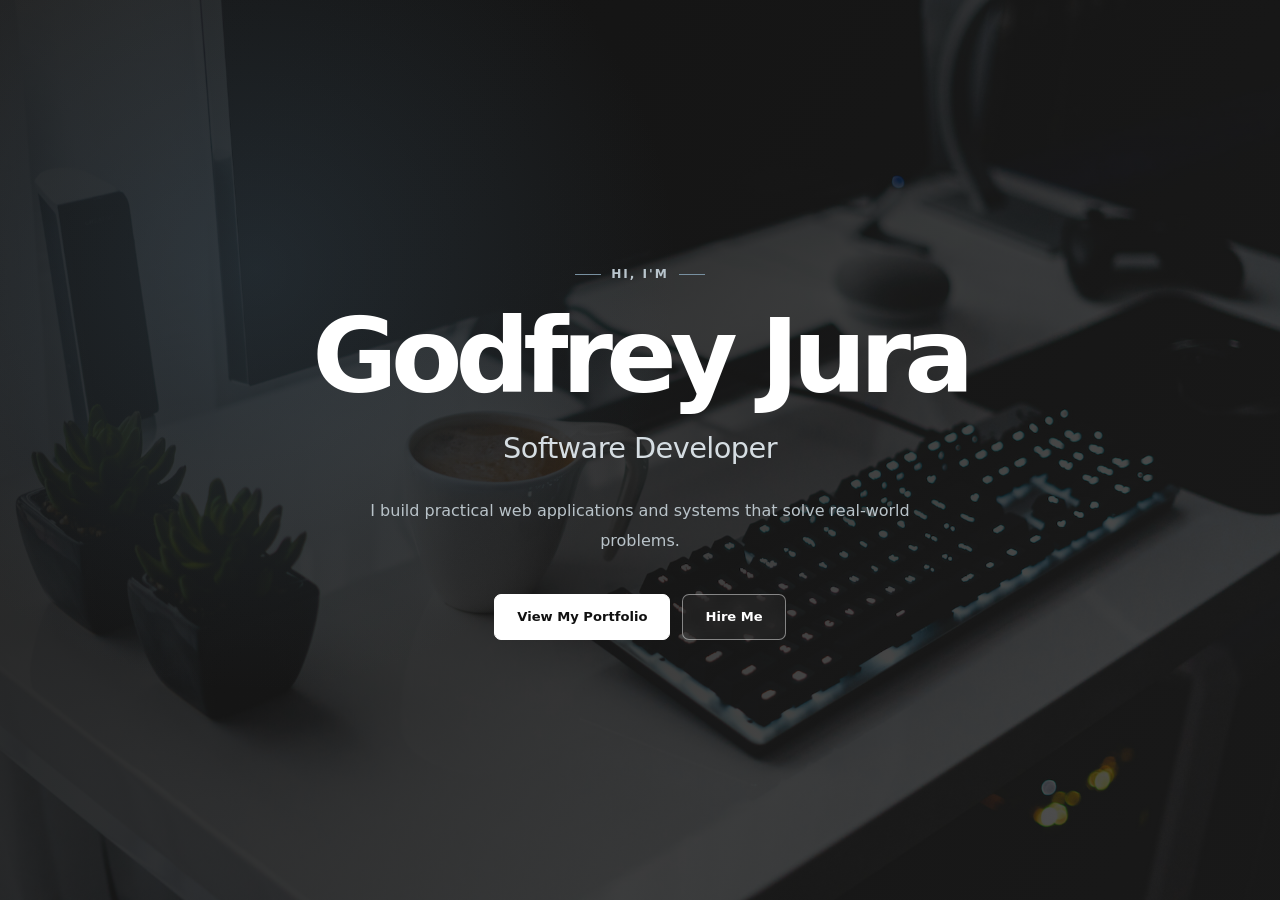
<file: index.html>
<!DOCTYPE html>
<html lang="en">
<head>
    <meta charset="UTF-8">
    <meta name="viewport" content="width=device-width, initial-scale=1.0">
    <title>Godfrey Jura | Software Developer</title>
    <link rel="stylesheet" href="css/dashboard/dashboard.css">
</head>

<body>

<main class="landing">

    <div class="landing-content">
        <p class="intro">Hi, I'm</p>

        <h1>Godfrey Jura</h1>

        <h2>Software Developer</h2>

        <p class="description">
            I build practical web applications and systems
            that solve real-world problems.
        </p>

        <div class="actions">
            <a href="portfolio.html" class="btn portfolio-btn">
                View My Portfolio
            </a>

            <a href="portfolio.html#contact" class="btn hire-btn">
                Hire Me
            </a>
        </div>
    </div>

</main>

</body>
</html>
</file>
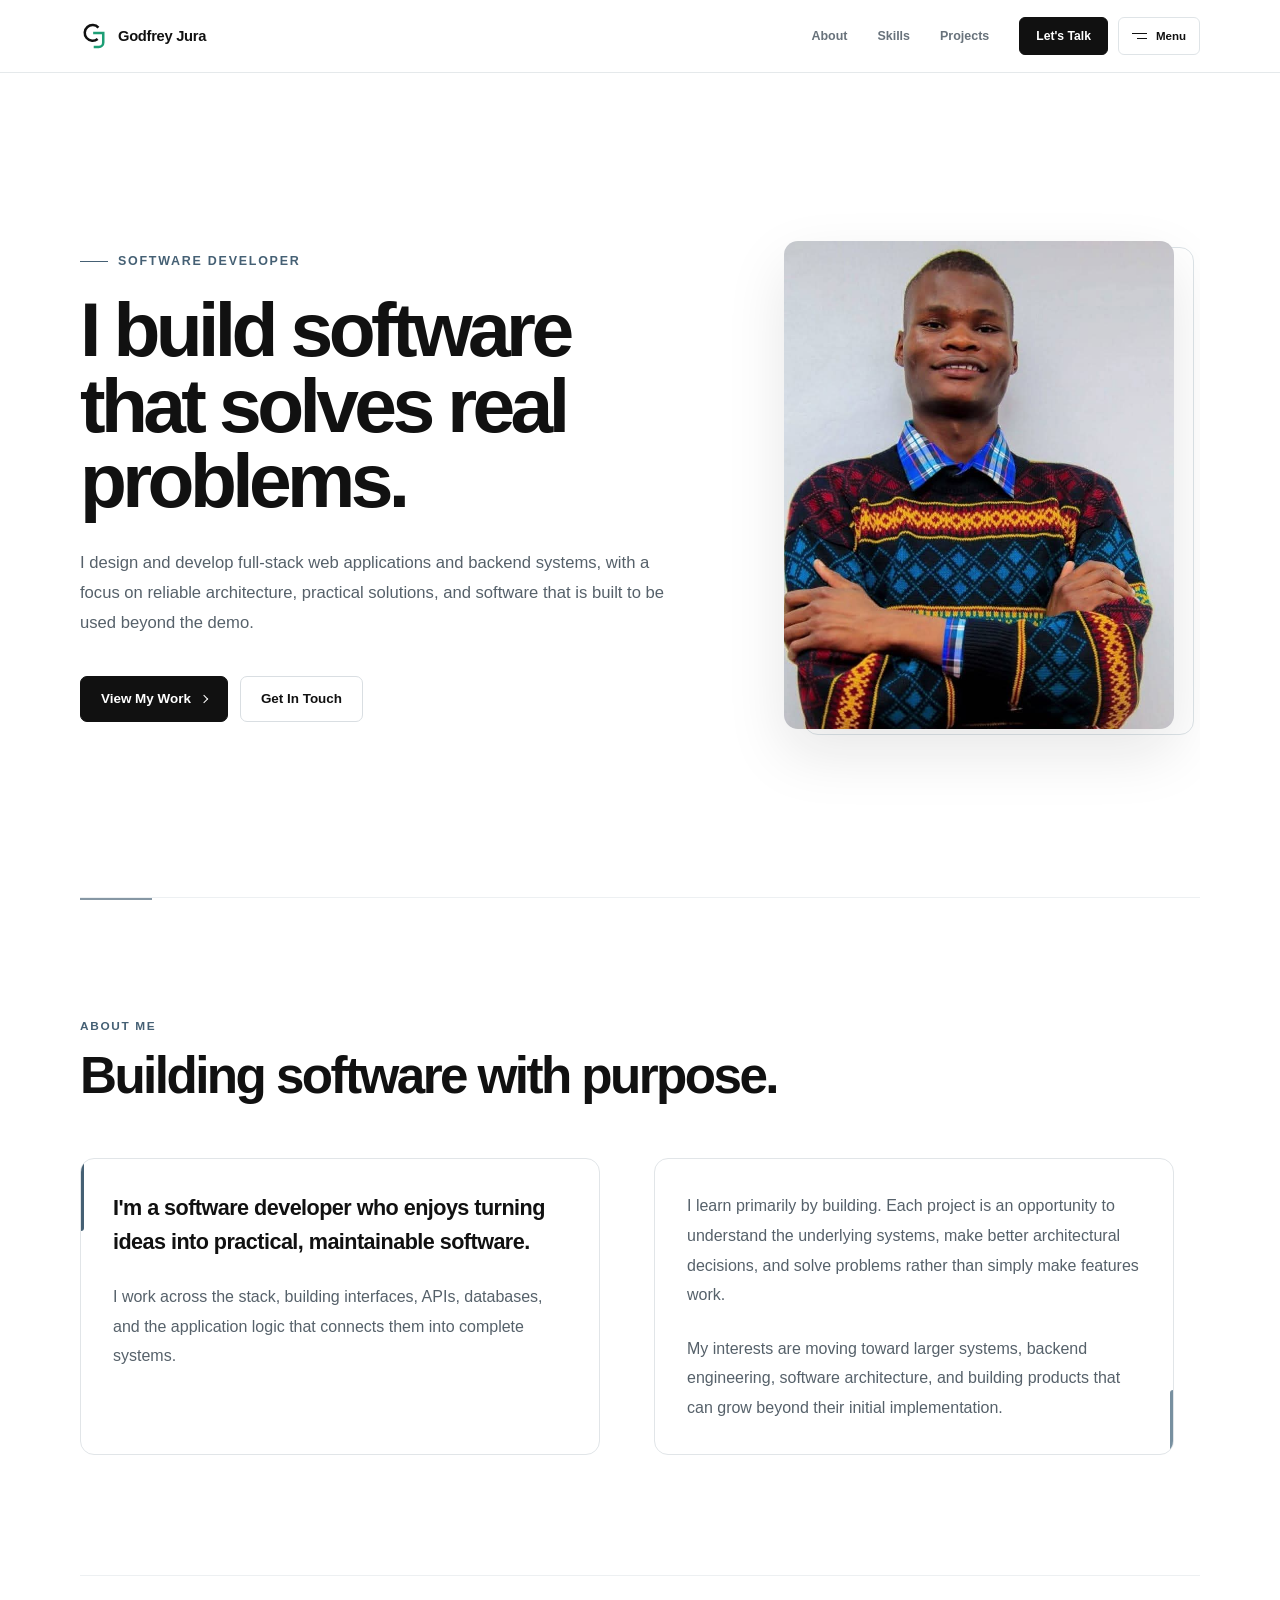
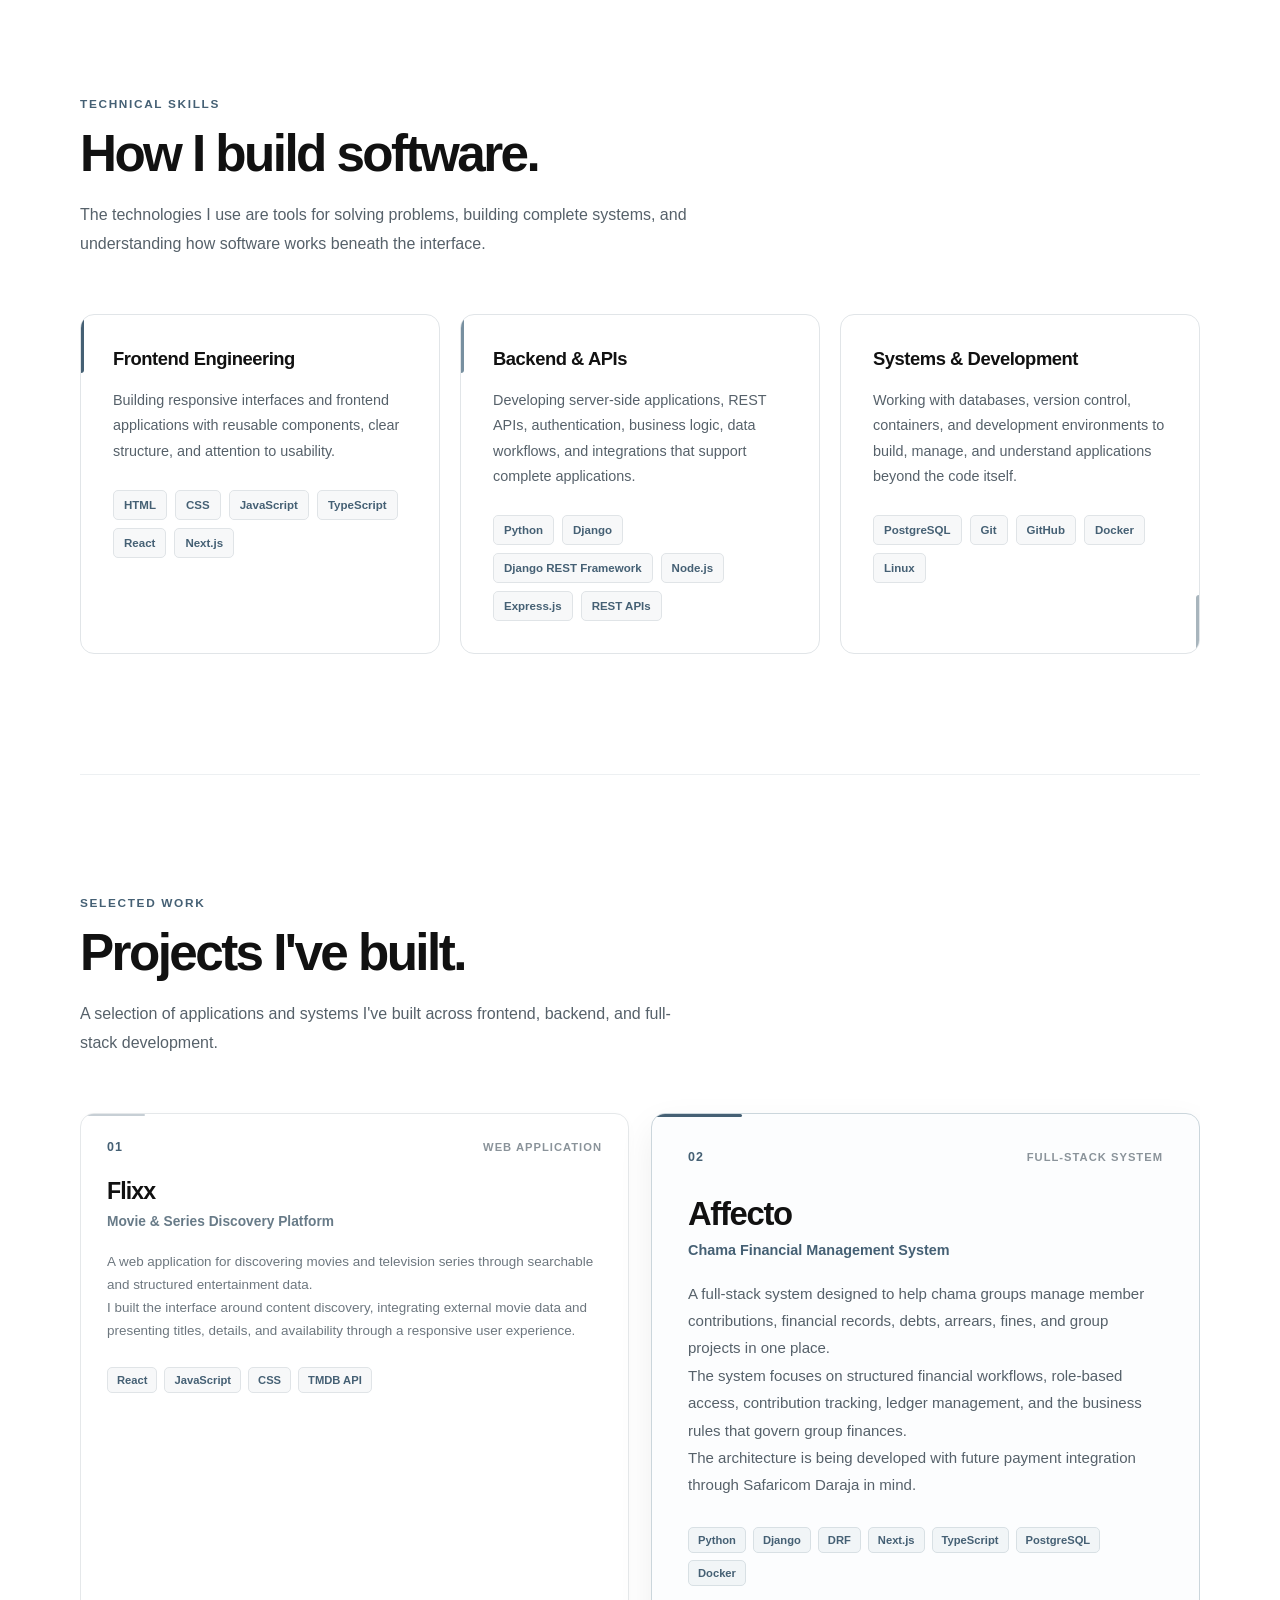
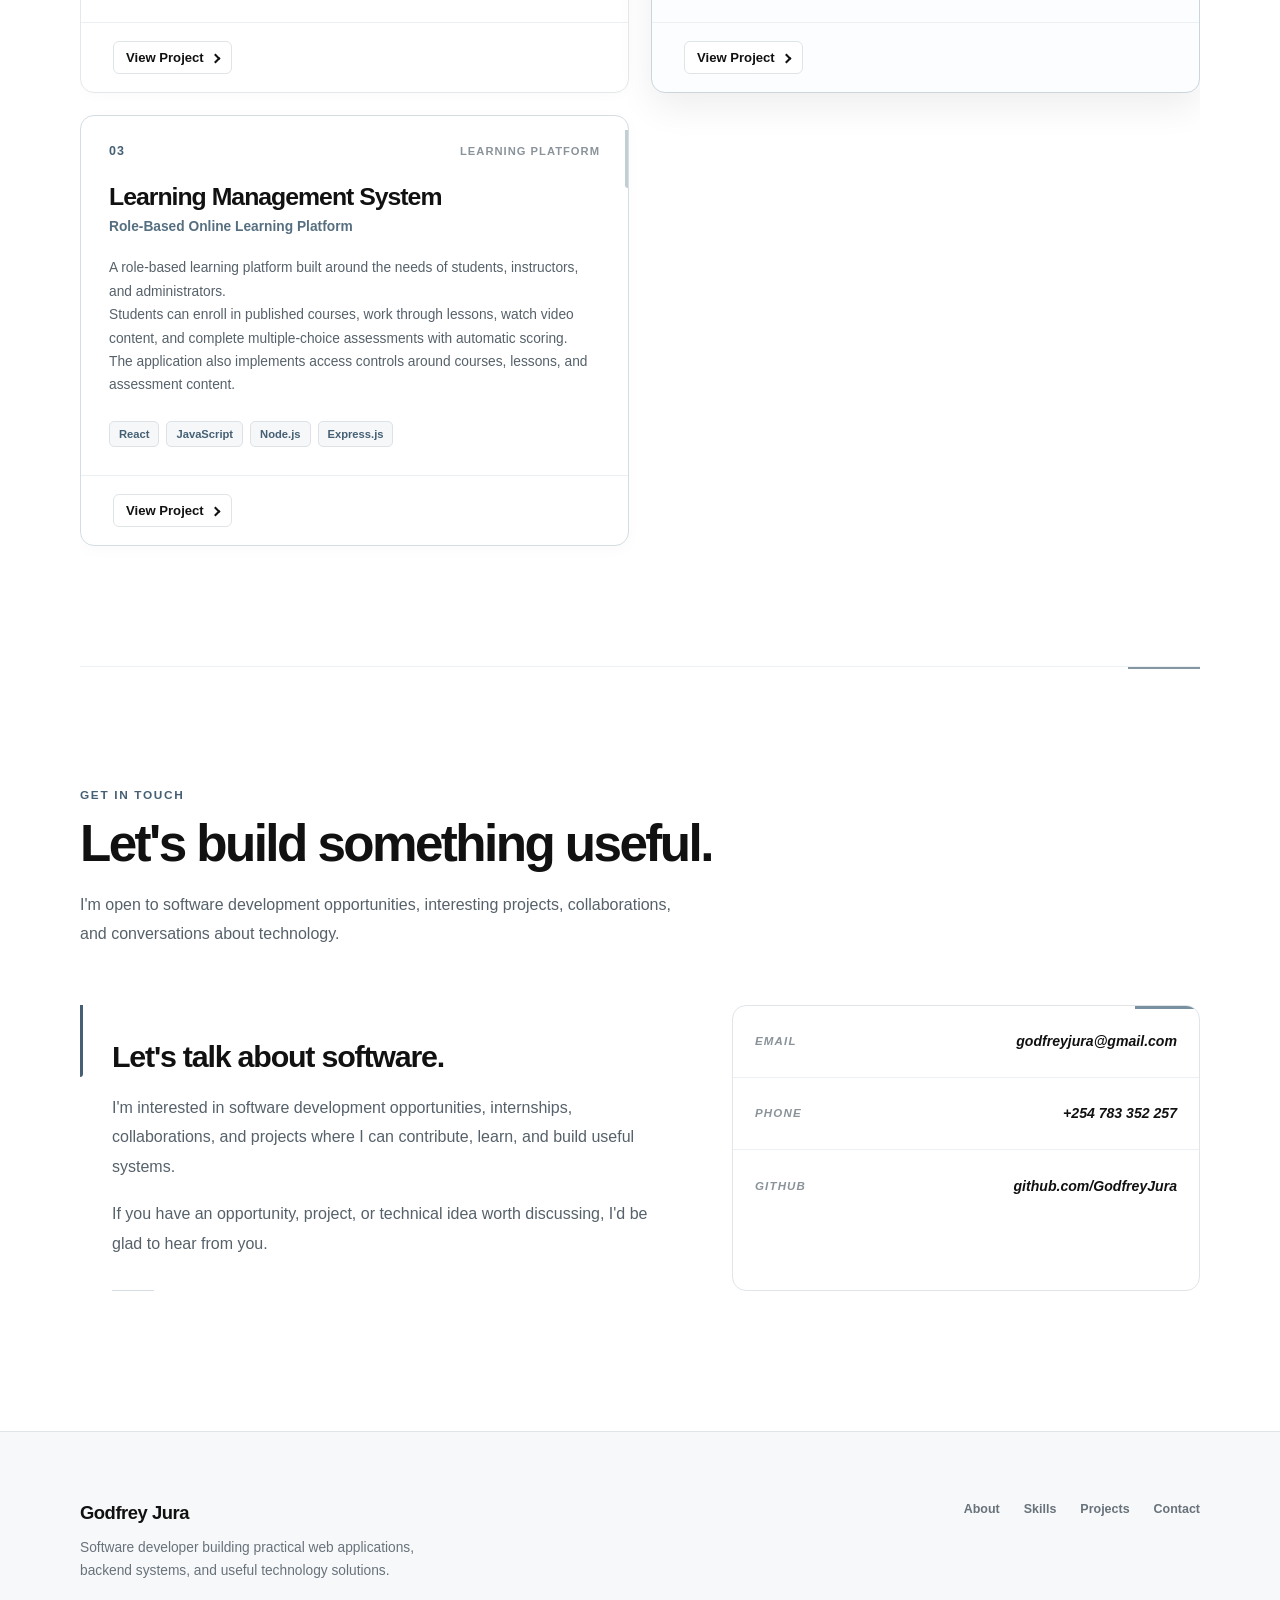
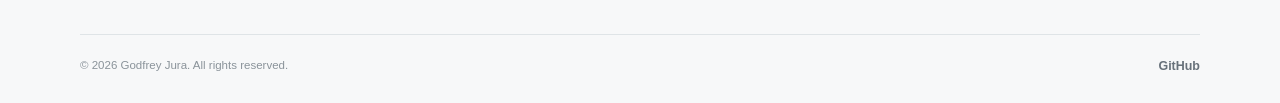
<file: portfolio.html>
<!DOCTYPE html>

<html lang="en">

<head>
    <meta charset="UTF-8">
    <meta name="viewport" content="width=device-width, initial-scale=1.0">


<title>Godfrey Jura | Software Developer</title>

<meta
    name="description"
    content="Godfrey Jura is a software developer building practical web applications, backend systems, and technology solutions."
>

<meta name="author" content="Godfrey Jura">
<meta name="theme-color" content="#111111">

<meta property="og:type" content="website">
<meta property="og:title" content="Godfrey Jura | Software Developer">
<meta
    property="og:description"
    content="Software developer building practical web applications and systems."
>
<meta property="og:image" content="assets/images/Godfrey.jpg">

<meta name="twitter:card" content="summary_large_image">
<meta name="twitter:title" content="Godfrey Jura | Software Developer">
<meta
    name="twitter:description"
    content="Software developer building practical web applications and systems."
>
<meta name="twitter:image" content="assets/images/Godfrey.jpg">

<link
    rel="icon"
    href="assets/logos/gj-favicon.svg"
    type="image/svg+xml"
>

<link rel="stylesheet" href="css/base.css">
<link rel="stylesheet" href="css/navbar.css">
<link rel="stylesheet" href="css/hero.css">
<link rel="stylesheet" href="css/about.css">
<link rel="stylesheet" href="css/skills.css">
<link rel="stylesheet" href="css/projects.css">
<link rel="stylesheet" href="css/contact.css">
<link rel="stylesheet" href="css/footer.css">


</head>

<body>

<header>

<nav class="main-nav" aria-label="Main navigation">

    <div class="nav-container">

        <a href="index.html" class="nav-brand" aria-label="Godfrey Jura home">
            <img
                src="assets/logos/gj-icon-accent.svg"
                alt=""
                class="brand-logo"
            >
            <span class="brand-name">Godfrey Jura</span>
        </a>

        <div class="nav-desktop-links">
            <a href="#about">About</a>
            <a href="#skills">Skills</a>
            <a href="#projects">Projects</a>
        </div>

        <div class="nav-actions">

            <a href="#contact" class="nav-cta">
                Let's Talk
            </a>

            <button
                class="nav-menu-button"
                type="button"
                aria-expanded="false"
                aria-controls="nav-menu"
                aria-label="Open navigation menu"
            >
                <span class="menu-icon">
                    <span></span>
                    <span></span>
                </span>
                <span class="menu-label">Menu</span>
            </button>

        </div>

    </div>

    <div class="nav-menu" id="nav-menu" aria-hidden="true">

        <div class="nav-menu-inner">

            <div class="nav-menu-heading">
                <span>Navigation</span>
                <span class="nav-menu-number">01 — 04</span>
            </div>

            <div class="nav-menu-links">

                <a href="#about">
                    <span class="nav-menu-number">01</span>
                    <span>About</span>
                </a>

                <a href="#skills">
                    <span class="nav-menu-number">02</span>
                    <span>Skills</span>
                </a>

                <a href="#projects">
                    <span class="nav-menu-number">03</span>
                    <span>Projects</span>
                </a>

                <a href="#contact">
                    <span class="nav-menu-number">04</span>
                    <span>Contact</span>
                </a>

            </div>

            <div class="nav-menu-footer">

                <span>Godfrey Jura</span>

                <a
                    href="https://github.com/GodfreyJura"
                    target="_blank"
                    rel="noopener noreferrer"
                >
                    GitHub ↗
                </a>

            </div>

        </div>

    </div>
</nav>
<section class="hero" aria-labelledby="hero-title">

    <div class="hero-content">

        <p class="hero-eyebrow">Software Developer</p>

        <h1 id="hero-title">
    I build software that solves real problems.
</h1>

        <p class="hero-description">
    I design and develop full-stack web applications and backend systems,
    with a focus on reliable architecture, practical solutions, and software
    that is built to be used beyond the demo.
</p>

        <div class="hero-actions">
            <a href="#projects" class="hero-button hero-button-primary">
                View My Work
            </a>

            <a href="#contact" class="hero-button hero-button-secondary">
                Get In Touch
            </a>
        </div>

    </div>

    <div class="hero-image">
        <img
            src="assets/images/Godfrey.jpg"
            alt="Godfrey Jura, Software Developer"
        >
    </div>

</section>


</header>

<main>


<section id="about" aria-labelledby="about-title">

    <div class="section-heading">
        <p class="section-eyebrow">About Me</p>

        <h2 id="about-title">
            Building software with purpose.
        </h2>
    </div>

    <div class="about-content">

        <div class="about-introduction">
    <p>
        I'm a software developer who enjoys turning ideas into practical,
        maintainable software.
    </p>

    <p>
        I work across the stack, building interfaces, APIs, databases, and
        the application logic that connects them into complete systems.
    </p>
</div>

        <div class="about-details">
    <p>
        I learn primarily by building. Each project is an opportunity to
        understand the underlying systems, make better architectural
        decisions, and solve problems rather than simply make features work.
    </p>

    <p>
        My interests are moving toward larger systems, backend engineering,
        software architecture, and building products that can grow beyond
        their initial implementation.
    </p>
</div>

    </div>

</section>

<section id="skills" aria-labelledby="skills-title">

    <div class="section-heading">

        <p class="section-eyebrow">
            Technical Skills
        </p>

        <h2 id="skills-title">
            How I build software.
        </h2>

        <p class="section-description">
            The technologies I use are tools for solving problems, building
            complete systems, and understanding how software works beneath
            the interface.
        </p>

    </div>

    <div class="skills-container">

        <article class="skill-group">

            <h3>Frontend Engineering</h3>

            <p>
                Building responsive interfaces and frontend applications with
                reusable components, clear structure, and attention to usability.
            </p>

            <ul>
                <li>HTML</li>
                <li>CSS</li>
                <li>JavaScript</li>
                <li>TypeScript</li>
                <li>React</li>
                <li>Next.js</li>
            </ul>

        </article>

        <article class="skill-group">

            <h3>Backend &amp; APIs</h3>

            <p>
                Developing server-side applications, REST APIs, authentication,
                business logic, data workflows, and integrations that support
                complete applications.
            </p>

            <ul>
                <li>Python</li>
                <li>Django</li>
                <li>Django REST Framework</li>
                <li>Node.js</li>
                <li>Express.js</li>
                <li>REST APIs</li>
            </ul>

        </article>

        <article class="skill-group">

            <h3>Systems &amp; Development</h3>

            <p>
                Working with databases, version control, containers, and
                development environments to build, manage, and understand
                applications beyond the code itself.
            </p>

            <ul>
                <li>PostgreSQL</li>
                <li>Git</li>
                <li>GitHub</li>
                <li>Docker</li>
                <li>Linux</li>
            </ul>

        </article>

    </div>

</section>

<section id="projects" aria-labelledby="projects-title">

    <div class="section-heading">

        <p class="section-eyebrow">
            Selected Work
        </p>

        <h2 id="projects-title">
            Projects I've built.
        </h2>

        <p class="section-description">
            A selection of applications and systems I've built across frontend, backend, and full-stack development.
        </p>

    </div>

    <div class="projects-container">

    <article class="project-card">

        <div class="project-content">

            <div class="project-meta">
                <span class="project-number">01</span>
                <span class="project-type">Web Application</span>
            </div>

            <h3>Flixx</h3>

            <p class="project-subtitle">
                Movie &amp; Series Discovery Platform
            </p>

            <p>
                A web application for discovering movies and television
                series through searchable and structured entertainment data.
            </p>

            <p>
                I built the interface around content discovery, integrating
                external movie data and presenting titles, details, and
                availability through a responsive user experience.
            </p>

            <div class="project-tech">
                <span>React</span>
                <span>JavaScript</span>
                <span>CSS</span>
                <span>TMDB API</span>
            </div>

        </div>

        <div class="project-footer">

            <a
                href="https://github.com/GodfreyJura/Flixx-app"
                target="_blank"
                rel="noopener noreferrer"
            >
                View Project
            </a>

        </div>

    </article>

    <article class="project-card featured-project">

        <div class="project-content">

            <div class="project-meta">
                <span class="project-number">02</span>
                <span class="project-type">Full-Stack System</span>
            </div>

            <h3>Affecto</h3>

            <p class="project-subtitle">
                Chama Financial Management System
            </p>

            <p>
                A full-stack system designed to help chama groups manage
                member contributions, financial records, debts, arrears,
                fines, and group projects in one place.
            </p>

            <p>
                The system focuses on structured financial workflows,
                role-based access, contribution tracking, ledger management,
                and the business rules that govern group finances.
            </p>

            <p>
                The architecture is being developed with future payment
                integration through Safaricom Daraja in mind.
            </p>

            <div class="project-tech">
                <span>Python</span>
                <span>Django</span>
                <span>DRF</span>
                <span>Next.js</span>
                <span>TypeScript</span>
                <span>PostgreSQL</span>
                <span>Docker</span>
            </div>

        </div>

        <div class="project-footer">

            <a
                href="https://github.com/GodfreyJura/Affecto"
                target="_blank"
                rel="noopener noreferrer"
            >
                View Project
            </a>

        </div>

    </article>

    <article class="project-card secondary-featured">

        <div class="project-content">

            <div class="project-meta">
                <span class="project-number">03</span>
                <span class="project-type">Learning Platform</span>
            </div>

            <h3>Learning Management System</h3>

            <p class="project-subtitle">
                Role-Based Online Learning Platform
            </p>

            <p>
                A role-based learning platform built around the needs of
                students, instructors, and administrators.
            </p>

            <p>
                Students can enroll in published courses, work through
                lessons, watch video content, and complete multiple-choice
                assessments with automatic scoring.
            </p>

            <p>
                The application also implements access controls around
                courses, lessons, and assessment content.
            </p>

            <div class="project-tech">
                <span>React</span>
                <span>JavaScript</span>
                <span>Node.js</span>
                <span>Express.js</span>
            </div>

        </div>

        <div class="project-footer">

            <a
                href="https://github.com/GodfreyJura/lms-project"
                target="_blank"
                rel="noopener noreferrer"
            >
                View Project
            </a>

        </div>

    </article>

</div>

</section>

<section id="contact" aria-labelledby="contact-title">

    <div class="section-heading">

        <p class="section-eyebrow">
            Get In Touch
        </p>

        <h2 id="contact-title">
            Let's build something useful.
        </h2>

        <p class="section-description">
            I'm open to software development opportunities, interesting
            projects, collaborations, and conversations about technology.
        </p>

    </div>

    <div class="contact-content">

        <div class="contact-introduction">
    <h3>Let's talk about software.</h3>

    <p>
        I'm interested in software development opportunities, internships,
        collaborations, and projects where I can contribute, learn, and
        build useful systems.
    </p>

    <p>
        If you have an opportunity, project, or technical idea worth
        discussing, I'd be glad to hear from you.
    </p>
</div>

        <address class="contact-details">

            <div class="contact-item">

                <span class="contact-label">
                    Email
                </span>

                <a href="mailto:godfreyjura@gmail.com">
                    godfreyjura@gmail.com
                </a>

            </div>

            <div class="contact-item">

                <span class="contact-label">
                    Phone
                </span>

                <a href="tel:+254783352257">
                    +254 783 352 257
                </a>

            </div>

            <div class="contact-item">

                <span class="contact-label">
                    GitHub
                </span>

                <a
                    href="https://github.com/GodfreyJura"
                    target="_blank"
                    rel="noopener noreferrer"
                >
                    github.com/GodfreyJura
                </a>

            </div>

        </address>

    </div>

</section>


</main>

<footer class="site-footer">

    <div class="footer-content">

        <div class="footer-brand">
            <p class="footer-brand-name">Godfrey Jura</p>

            <p>
                Software developer building practical web applications,
                backend systems, and useful technology solutions.
            </p>
        </div>

        <nav class="footer-nav" aria-label="Footer navigation">
            <a href="#about">About</a>
            <a href="#skills">Skills</a>
            <a href="#projects">Projects</a>
            <a href="#contact">Contact</a>
        </nav>

    </div>

    <div class="footer-bottom">

        <p>
            &copy; 2026 Godfrey Jura. All rights reserved.
        </p>

        <a
            href="https://github.com/GodfreyJura"
            target="_blank"
            rel="noopener noreferrer"
        >
            GitHub
        </a>

    </div>

</footer>
<script src="js/navigation.js"></script>
</body>
</html>
</file>
<file: css/dashboard/dashboard.css>
* {
    box-sizing: border-box;
}

html,
body {
    margin: 0;
    min-height: 100%;
    font-family:
        Inter,
        ui-sans-serif,
        system-ui,
        -apple-system,
        BlinkMacSystemFont,
        "Segoe UI",
        sans-serif;
}

body {
    min-height: 100vh;
}

.landing {
    position: relative;
    min-height: 100vh;
    display: flex;
    align-items: center;
    justify-content: center;
    padding: 40px 24px;
    overflow: hidden;
    background:
        linear-gradient(
            120deg,
            rgba(17, 17, 17, 0.92),
            rgba(17, 17, 17, 0.72)
        ),
        url("../../assets/images/splash.jpg");
    background-size: cover;
    background-position: center;
    background-repeat: no-repeat;
    color: #ffffff;
}

.landing::before {
    content: "";
    position: absolute;
    inset: 0;
    background:
        radial-gradient(
            circle at 20% 30%,
            rgba(69, 96, 116, 0.28),
            transparent 35%
        );
    pointer-events: none;
}

.landing-content {
    position: relative;
    z-index: 1;
    width: min(760px, 100%);
    text-align: center;
}

.intro {
    display: inline-flex;
    align-items: center;
    gap: 10px;
    margin: 0 0 24px;
    color: #b9c5cd;
    font-size: 0.76rem;
    font-weight: 700;
    letter-spacing: 0.16em;
    line-height: 1.4;
    text-transform: uppercase;
}

.intro::before,
.intro::after {
    content: "";
    width: 26px;
    height: 1px;
    background: #7890a0;
}

.landing h1 {
    margin: 0;
    color: #ffffff;
    font-size: clamp(3.5rem, 9vw, 6.5rem);
    font-weight: 700;
    line-height: 0.95;
    letter-spacing: -0.065em;
}

.landing h2 {
    margin: 22px 0 0;
    color: #d5dde2;
    font-size: clamp(1.25rem, 3vw, 1.8rem);
    font-weight: 500;
    line-height: 1.4;
    letter-spacing: -0.02em;
}

.description {
    max-width: 600px;
    margin: 28px auto 0;
    color: #b9c3c9;
    font-size: 1rem;
    line-height: 1.85;
}

.actions {
    display: flex;
    align-items: center;
    justify-content: center;
    flex-wrap: wrap;
    gap: 12px;
    margin-top: 38px;
}

.btn {
    display: inline-flex;
    align-items: center;
    justify-content: center;
    min-height: 46px;
    padding: 0 22px;
    border: 1px solid transparent;
    border-radius: 7px;
    font-size: 0.82rem;
    font-weight: 700;
    text-decoration: none;
    transition:
        background 0.2s ease,
        border-color 0.2s ease,
        color 0.2s ease,
        transform 0.2s ease,
        box-shadow 0.2s ease;
}

.btn:hover {
    transform: translateY(-2px);
}

.portfolio-btn {
    background: #ffffff;
    border-color: #ffffff;
    color: #111111;
}

.portfolio-btn:hover {
    background: #456074;
    border-color: #456074;
    color: #ffffff;
    box-shadow: 0 10px 24px rgba(0, 0, 0, 0.2);
}

.hire-btn {
    background: rgba(255, 255, 255, 0.04);
    border-color: rgba(255, 255, 255, 0.45);
    color: #ffffff;
    backdrop-filter: blur(8px);
    -webkit-backdrop-filter: blur(8px);
}

.hire-btn:hover {
    background: #ffffff;
    border-color: #ffffff;
    color: #111111;
}

.btn:focus-visible {
    outline: 3px solid rgba(120, 144, 160, 0.55);
    outline-offset: 5px;
}

@media (max-width: 600px) {
    .landing {
        padding: 32px 20px;
    }

    .landing-content {
        width: 100%;
    }

    .intro {
        margin-bottom: 20px;
        font-size: 0.68rem;
        letter-spacing: 0.13em;
    }

    .intro::before,
    .intro::after {
        width: 18px;
    }

    .landing h1 {
        font-size: clamp(3rem, 16vw, 4.5rem);
    }

    .landing h2 {
        margin-top: 18px;
        font-size: 1.15rem;
    }

    .description {
        margin-top: 22px;
        font-size: 0.92rem;
        line-height: 1.75;
    }

    .actions {
        align-items: stretch;
        flex-direction: column;
        margin-top: 30px;
    }

    .btn {
        width: 100%;
        min-height: 48px;
    }
}

@media (prefers-reduced-motion: reduce) {
    .btn {
        transition: none;
    }

    .btn:hover {
        transform: none;
    }
}
</file>
<file: css/base.css>
*,
*::before,
*::after {
    box-sizing: border-box;
}

html {
    scroll-behavior: smooth;
    scroll-padding-top: 90px;
}

body {
    margin: 0;
    overflow-x: hidden;
    background: #ffffff;
    color: #111111;
    font-family:
        Inter,
        -apple-system,
        BlinkMacSystemFont,
        "Segoe UI",
        sans-serif;
    -webkit-font-smoothing: antialiased;
    text-rendering: optimizeLegibility;
}

img {
    display: block;
    max-width: 100%;
}

a {
    color: inherit;
    text-decoration: none;
}

button,
input,
textarea,
select {
    font: inherit;
}

button,
a {
    -webkit-tap-highlight-color: transparent;
}

::selection {
    background: #456074;
    color: #ffffff;
}

section {
    overflow: hidden;
}

.section-heading {
    max-width: 760px;
}

.section-eyebrow {
    margin: 0 0 14px;
    color: #456074;
    font-size: 0.74rem;
    font-weight: 700;
    letter-spacing: 0.14em;
    line-height: 1.4;
    text-transform: uppercase;
}

.section-heading h2 {
    margin: 0;
    color: #111111;
    font-size: clamp(2.2rem, 4vw, 3.5rem);
    font-weight: 700;
    line-height: 1.05;
    letter-spacing: -0.05em;
}

.section-description {
    max-width: 620px;
    margin: 20px 0 0;
    color: #56616a;
    font-size: 1rem;
    line-height: 1.8;
}

:focus-visible {
    outline: 3px solid #456074;
    outline-offset: 4px;
}

@media (max-width: 768px) {
    html {
        scroll-padding-top: 78px;
    }

    .section-heading {
        max-width: 100%;
    }

    .section-heading h2 {
        font-size: clamp(2rem, 7vw, 3rem);
        letter-spacing: -0.045em;
    }
}

@media (max-width: 560px) {
    .section-eyebrow {
        margin-bottom: 12px;
        font-size: 0.7rem;
    }

    .section-heading h2 {
        font-size: clamp(2rem, 10vw, 2.8rem);
    }

    .section-description {
        margin-top: 16px;
        font-size: 0.92rem;
        line-height: 1.75;
    }
}

@media (prefers-reduced-motion: reduce) {
    html {
        scroll-behavior: auto;
    }

    *,
    *::before,
    *::after {
        scroll-behavior: auto !important;
        transition-duration: 0.01ms !important;
        animation-duration: 0.01ms !important;
        animation-iteration-count: 1 !important;
    }
}
</file>
<file: css/navbar.css>
.main-nav {
    position: sticky;
    top: 0;
    z-index: 1000;
    width: 100%;
    border-bottom: 1px solid rgba(225, 229, 232, 0.85);
    background: rgba(255, 255, 255, 0.92);
    backdrop-filter: blur(14px);
    -webkit-backdrop-filter: blur(14px);
}

.nav-container {
    position: relative;
    width: min(1120px, 92%);
    min-height: 72px;
    margin: 0 auto;
    display: flex;
    align-items: center;
    justify-content: space-between;
    gap: 30px;
}

.nav-brand {
    display: inline-flex;
    align-items: center;
    gap: 10px;
    flex-shrink: 0;
    color: #111111;
    text-decoration: none;
}

.brand-logo {
    display: block;
    width: 28px;
    height: 28px;
    object-fit: contain;
}

.brand-name {
    color: #111111;
    font-size: 0.92rem;
    font-weight: 700;
    letter-spacing: -0.02em;
}

.nav-desktop-links {
    display: flex;
    align-items: center;
    gap: 30px;
    margin-left: auto;
}

.nav-desktop-links a {
    position: relative;
    display: inline-flex;
    align-items: center;
    color: #68727b;
    font-size: 0.78rem;
    font-weight: 600;
    text-decoration: none;
    transition: color 0.2s ease;
}

.nav-desktop-links a::after {
    content: "";
    position: absolute;
    left: 0;
    bottom: -7px;
    width: 100%;
    height: 1px;
    background: #456074;
    transform: scaleX(0);
    transform-origin: right;
    transition: transform 0.25s ease;
}

.nav-desktop-links a:hover {
    color: #111111;
}

.nav-desktop-links a:hover::after {
    transform: scaleX(1);
    transform-origin: left;
}

.nav-actions {
    display: flex;
    align-items: center;
    gap: 10px;
}

.nav-cta {
    display: inline-flex;
    align-items: center;
    justify-content: center;
    min-height: 38px;
    padding: 0 16px;
    border: 1px solid #111111;
    border-radius: 6px;
    background: #111111;
    color: #ffffff;
    font-size: 0.76rem;
    font-weight: 700;
    text-decoration: none;
    transition:
        background 0.2s ease,
        border-color 0.2s ease,
        transform 0.2s ease;
}

.nav-cta:hover {
    border-color: #456074;
    background: #456074;
    transform: translateY(-1px);
}

/* Menu button */

.nav-menu-button {
    display: inline-flex;
    align-items: center;
    gap: 9px;
    min-height: 38px;
    padding: 0 13px;
    border: 1px solid #dfe4e7;
    border-radius: 6px;
    background: #ffffff;
    color: #111111;
    cursor: pointer;
    font: inherit;
    transition:
        background 0.2s ease,
        border-color 0.2s ease,
        color 0.2s ease;
}

.nav-menu-button:hover {
    border-color: #456074;
    color: #456074;
}

.menu-icon {
    display: flex;
    flex-direction: column;
    justify-content: center;
    gap: 4px;
    width: 15px;
}

.menu-icon span {
    display: block;
    width: 15px;
    height: 1px;
    background: currentColor;
    transition:
        transform 0.25s ease,
        width 0.25s ease;
}

.menu-icon span:last-child {
    width: 10px;
    align-self: flex-end;
}

.menu-label {
    font-size: 0.72rem;
    font-weight: 700;
}

/* Open menu state */

.nav-menu-button[aria-expanded="true"] .menu-icon span:first-child {
    transform: translateY(2.5px) rotate(45deg);
}

.nav-menu-button[aria-expanded="true"] .menu-icon span:last-child {
    width: 15px;
    transform: translateY(-2.5px) rotate(-45deg);
}

/* Dropdown */

.nav-menu {
    position: absolute;
    top: calc(100% + 10px);
    right: max(4%, calc((100% - 1120px) / 2));
    width: min(420px, calc(100% - 32px));
    border: 1px solid #e1e5e8;
    border-radius: 12px;
    background: rgba(255, 255, 255, 0.98);
    box-shadow: 0 24px 60px rgba(17, 17, 17, 0.12);
    overflow: hidden;

    opacity: 0;
    visibility: hidden;
    transform: translateY(-10px) scale(0.98);
    transform-origin: top right;

    transition:
        opacity 0.22s ease,
        transform 0.22s ease,
        visibility 0.22s ease;
}

.nav-menu::before {
    content: "";
    position: absolute;
    top: 0;
    right: 0;
    width: 70px;
    height: 3px;
    background: #456074;
}

.nav-menu.is-open {
    opacity: 1;
    visibility: visible;
    transform: translateY(0) scale(1);
}

.nav-menu-inner {
    padding: 26px;
}

.nav-menu-heading {
    display: flex;
    justify-content: space-between;
    align-items: center;
    padding-bottom: 18px;
    border-bottom: 1px solid #edf0f2;
    color: #8a939a;
    font-size: 0.68rem;
    font-weight: 700;
    letter-spacing: 0.1em;
    text-transform: uppercase;
}

.nav-menu-links {
    display: flex;
    flex-direction: column;
    margin-top: 8px;
}

.nav-menu-links a {
    display: grid;
    grid-template-columns: 36px 1fr;
    align-items: center;
    gap: 12px;
    padding: 16px 0;
    border-bottom: 1px solid #f0f2f3;
    color: #111111;
    font-size: 1rem;
    font-weight: 600;
    text-decoration: none;
    transition:
        color 0.2s ease,
        padding-left 0.2s ease;
}

.nav-menu-links a:last-child {
    border-bottom: 0;
}

.nav-menu-links a:hover {
    padding-left: 6px;
    color: #456074;
}

.nav-menu-number {
    color: #9aa3a9;
    font-size: 0.68rem;
    font-weight: 700;
    letter-spacing: 0.08em;
}

.nav-menu-footer {
    display: flex;
    align-items: center;
    justify-content: space-between;
    gap: 20px;
    margin-top: 18px;
    padding-top: 18px;
    border-top: 1px solid #edf0f2;
    color: #8a939a;
    font-size: 0.72rem;
}

.nav-menu-footer a {
    color: #456074;
    font-weight: 700;
    text-decoration: none;
}

.nav-menu-footer a:hover {
    color: #111111;
}

/* Focus */

.nav-menu-button:focus-visible,
.nav-menu a:focus-visible,
.nav-cta:focus-visible,
.nav-brand:focus-visible {
    outline: 3px solid rgba(69, 96, 116, 0.25);
    outline-offset: 4px;
    border-radius: 4px;
}

/* Tablet */

@media (max-width: 760px) {
    .nav-container {
        min-height: 66px;
        gap: 18px;
    }

    .nav-desktop-links {
        display: none;
    }

    .nav-cta {
        display: none;
    }
}

/* Mobile */

@media (max-width: 560px) {
    .nav-container {
        width: 94%;
        min-height: 64px;
        gap: 14px;
    }

    .brand-logo {
        width: 28px;
        height: 28px;
    }

    .brand-name {
        font-size: 0.86rem;
    }

    .nav-menu {
        right: 3%;
        width: 94%;
    }

    .nav-menu-inner {
        padding: 24px;
    }
}

@media (max-width: 400px) {
    .brand-name {
        display: none;
    }

    .nav-menu {
        right: 3%;
        width: 94%;
    }
}

/* Reduced motion */

@media (prefers-reduced-motion: reduce) {
    .nav-desktop-links a,
    .nav-desktop-links a::after,
    .nav-menu-button,
    .menu-icon span,
    .nav-menu,
    .nav-menu-links a {
        transition: none;
    }
}
</file>
<file: css/hero.css>
.hero {
    width: min(1120px, 92%);
    min-height: calc(100vh - 76px);
    margin: 0 auto;
    padding: 100px 0;
    display: grid;
    grid-template-columns: minmax(0, 1.15fr) minmax(300px, 0.85fr);
    align-items: center;
    gap: 80px;
}

.hero-content {
    max-width: 700px;
}

.hero-eyebrow {
    display: inline-flex;
    align-items: center;
    gap: 10px;
    margin: 0 0 22px;
    color: #456074;
    font-size: 0.78rem;
    font-weight: 700;
    letter-spacing: 0.14em;
    line-height: 1.4;
    text-transform: uppercase;
}

.hero-eyebrow::before {
    content: "";
    width: 28px;
    height: 1px;
    background: #456074;
}

.hero h1 {
    max-width: 760px;
    margin: 0;
    color: #111111;
    font-size: clamp(3.2rem, 6vw, 5.6rem);
    font-weight: 700;
    line-height: 0.98;
    letter-spacing: -0.06em;
}

.hero-description {
    max-width: 620px;
    margin: 30px 0 0;
    color: #56616a;
    font-size: 1.04rem;
    line-height: 1.8;
}

.hero-actions {
    display: flex;
    flex-wrap: wrap;
    align-items: center;
    gap: 12px;
    margin-top: 38px;
}

.hero-button {
    display: inline-flex;
    align-items: center;
    justify-content: center;
    min-height: 46px;
    padding: 0 20px;
    border: 1px solid transparent;
    border-radius: 7px;
    font-size: 0.84rem;
    font-weight: 600;
    transition:
        background 0.2s ease,
        border-color 0.2s ease,
        color 0.2s ease,
        transform 0.2s ease,
        box-shadow 0.2s ease;
}

.hero-button:hover {
    transform: translateY(-2px);
}

.hero-button-primary {
    position: relative;
    overflow: hidden;
    background: #111111;
    border-color: #111111;
    color: #ffffff;
}

.hero-button-primary:hover {
    background: #456074;
    border-color: #456074;
    color: #ffffff;
    box-shadow: 0 8px 20px rgba(69, 96, 116, 0.18);
}

.hero-button-secondary {
    background: #ffffff;
    border-color: #d9dee2;
    color: #111111;
}

.hero-button-secondary:hover {
    background: #f4f6f7;
    border-color: #456074;
    color: #456074;
    box-shadow: 0 8px 20px rgba(17, 17, 17, 0.06);
}

.hero-button:focus-visible {
    outline: 3px solid rgba(69, 96, 116, 0.3);
    outline-offset: 4px;
}

.hero-image {
    position: relative;
    display: flex;
    align-items: center;
    justify-content: center;
    isolation: isolate;
}

.hero-image::before {
    content: "";
    position: absolute;
    top: 18px;
    right: 18px;
    width: min(100%, 390px);
    height: calc(min(100%, 390px) * 1.25);
    border: 1px solid #dce3e7;
    border-radius: 14px;
    transform: translate(12px, -12px);
    z-index: -1;
}

.hero-image img {
    display: block;
    width: min(100%, 390px);
    aspect-ratio: 4 / 5;
    object-fit: cover;
    object-position: center;
    border-radius: 14px;
    filter: saturate(0.92);
    box-shadow: 0 24px 60px rgba(17, 17, 17, 0.10);
}

@media (max-width: 1000px) {
    .hero {
        gap: 50px;
        grid-template-columns: minmax(0, 1fr) minmax(260px, 0.75fr);
    }

    .hero h1 {
        font-size: clamp(3rem, 6vw, 4.5rem);
    }

    .hero-description {
        font-size: 1rem;
    }
}

@media (max-width: 800px) {
    .hero {
        min-height: auto;
        padding: 90px 0;
        grid-template-columns: 1fr;
        gap: 56px;
    }

    .hero-content {
        max-width: 720px;
    }

    .hero-image {
        justify-content: flex-start;
    }

    .hero-image img {
        width: min(100%, 340px);
    }
}

@media (max-width: 560px) {
    .hero {
        width: 94%;
        padding: 64px 0 72px;
        gap: 42px;
    }

    .hero-eyebrow {
        margin-bottom: 18px;
        font-size: 0.7rem;
    }

    .hero-eyebrow::before {
        width: 22px;
    }

    .hero h1 {
        font-size: clamp(2.65rem, 13vw, 4rem);
        line-height: 1;
        letter-spacing: -0.055em;
    }

    .hero-description {
        margin-top: 24px;
        font-size: 0.94rem;
        line-height: 1.75;
    }

    .hero-actions {
        align-items: stretch;
        flex-direction: column;
        margin-top: 30px;
    }

    .hero-button {
        width: 100%;
        min-height: 48px;
    }

    .hero-image {
        justify-content: center;
    }

    .hero-image img {
        width: 100%;
        max-width: 320px;
        border-radius: 12px;
    }
}

@media (prefers-reduced-motion: reduce) {
    .hero-button {
        transition: none;
    }

    .hero-button:hover {
        transform: none;
    }
}



.hero-button-primary::after {
    content: "";
    width: 6px;
    height: 6px;
    margin-left: 10px;
    border-top: 1.5px solid currentColor;
    border-right: 1.5px solid currentColor;
    transform: rotate(45deg);
    transition: transform 0.2s ease;
}

.hero-button-primary:hover::after {
    transform: translateX(3px) rotate(45deg);
}

@media (max-width: 800px) {
    .hero-image::before {
        width: min(100%, 340px);
        height: calc(min(100%, 340px) * 1.25);
    }
}

@media (max-width: 560px) {
    .hero-image::before {
        width: min(100%, 320px);
        height: calc(min(100%, 320px) * 1.25);
        transform: translate(8px, -8px);
    }
}

@media (prefers-reduced-motion: reduce) {
    .hero-button-primary::after {
        transition: none;
    }
}
</file>
<file: css/about.css>
#about {
    width: min(1120px, 92%);
    margin: 0 auto;
    padding: 120px 0;
    border-top: 1px solid #edf0f2;
}

.about-content {
    display: grid;
    grid-template-columns: minmax(0, 1fr) minmax(0, 1fr);
    gap: 28px;
    margin-top: 56px;
}

.about-introduction,
.about-details {
    position: relative;
    max-width: 520px;
    padding: 32px;
    border: 1px solid #e1e5e8;
    border-radius: 14px;
    background: #ffffff;
    overflow: hidden;
}

/* Subtle accent on one edge */
.about-introduction::before,
.about-details::before {
    content: "";
    position: absolute;
    top: 0;
    left: 0;
    width: 3px;
    height: 72px;
    background: #456074;
    border-radius: 0 0 3px 0;
}

.about-details::before {
    top: auto;
    left: auto;
    right: 0;
    bottom: 0;
    height: 64px;
    background: #7890a0;
    border-radius: 3px 0 0 0;
}

.about-content p {
    margin: 0;
    color: #56616a;
    font-size: 1rem;
    line-height: 1.85;
}

.about-introduction p:first-child {
    color: #111111;
    font-size: 1.35rem;
    font-weight: 600;
    line-height: 1.55;
    letter-spacing: -0.025em;
}

.about-introduction p + p,
.about-details p + p {
    margin-top: 24px;
}

/* Gentle interaction */
.about-introduction,
.about-details {
    transition:
        transform 0.25s ease,
        border-color 0.25s ease,
        box-shadow 0.25s ease;
}

.about-introduction:hover,
.about-details:hover {
    transform: translateY(-4px);
    border-color: #cbd3d9;
    box-shadow: 0 18px 40px rgba(17, 17, 17, 0.06);
}

@media (max-width: 900px) {
    .about-content {
        gap: 20px;
    }

    .about-introduction,
    .about-details {
        padding: 28px;
    }
}

@media (max-width: 800px) {
    #about {
        padding: 90px 0;
    }

    .about-content {
        grid-template-columns: 1fr;
        gap: 20px;
        margin-top: 44px;
    }

    .about-introduction,
    .about-details {
        max-width: 680px;
    }
}

@media (max-width: 560px) {
    #about {
        width: 94%;
        padding: 72px 0;
    }

    .about-content {
        margin-top: 36px;
        gap: 16px;
    }

    .about-introduction,
    .about-details {
        padding: 26px;
    }

    .about-introduction p:first-child {
        font-size: 1.2rem;
        line-height: 1.55;
    }

    .about-content p {
        font-size: 0.94rem;
        line-height: 1.8;
    }

    .about-introduction p + p,
    .about-details p + p {
        margin-top: 20px;
    }
}

@media (prefers-reduced-motion: reduce) {
    .about-introduction,
    .about-details {
        transition: none;
    }

    .about-introduction:hover,
    .about-details:hover {
        transform: none;
    }
}
/* ========================================
   SUBTLE SECTION ACCENT
   ======================================== */

#about {
    position: relative;
}

#about::before {
    content: "";
    position: absolute;
    top: 0;
    left: 0;
    width: 72px;
    height: 2px;
    background: #456074;
    opacity: 0.65;
}

@media (max-width: 560px) {
    #about::before {
        width: 52px;
    }
}
</file>
<file: css/skills.css>
#skills {
    width: min(1120px, 92%);
    margin: 0 auto;
    padding: 120px 0;
    border-top: 1px solid #edf0f2;
}

.skills-container {
    display: grid;
    grid-template-columns: repeat(3, minmax(0, 1fr));
    gap: 20px;
    margin-top: 56px;
}

.skill-group {
    position: relative;
    padding: 32px;
    border: 1px solid #e1e5e8;
    border-radius: 14px;
    background: #ffffff;
    overflow: hidden;
    transition:
        transform 0.25s ease,
        border-color 0.25s ease,
        box-shadow 0.25s ease;
}

/* Subtle edge accent */
.skill-group::before {
    content: "";
    position: absolute;
    top: 0;
    left: 0;
    width: 3px;
    height: 58px;
    background: #456074;
    border-radius: 0 0 3px 0;
}

.skill-group:nth-child(2)::before {
    background: #7890a0;
}

.skill-group:nth-child(3)::before {
    top: auto;
    left: auto;
    right: 0;
    bottom: 0;
    height: 58px;
    background: #a8b5bd;
    border-radius: 3px 0 0 0;
}

.skill-group:hover {
    transform: translateY(-4px);
    border-color: #cbd3d9;
    box-shadow: 0 18px 40px rgba(17, 17, 17, 0.06);
}

.skill-group h3 {
    margin: 0;
    color: #111111;
    font-size: 1.15rem;
    font-weight: 700;
    line-height: 1.35;
    letter-spacing: -0.025em;
}

.skill-group p {
    margin: 16px 0 0;
    color: #56616a;
    font-size: 0.9rem;
    line-height: 1.75;
}

.skill-group ul {
    display: flex;
    flex-wrap: wrap;
    gap: 8px;
    margin: 26px 0 0;
    padding: 0;
    list-style: none;
}

.skill-group li {
    padding: 6px 10px;
    border: 1px solid #e0e4e7;
    border-radius: 5px;
    background: #f7f8f9;
    color: #456074;
    font-size: 0.72rem;
    font-weight: 600;
    line-height: 1.4;
    transition:
        background 0.2s ease,
        border-color 0.2s ease,
        color 0.2s ease;
}

.skill-group li:hover {
    border-color: #456074;
    background: #456074;
    color: #ffffff;
}

/* Tablet */
@media (max-width: 1000px) {
    .skills-container {
        grid-template-columns: repeat(2, minmax(0, 1fr));
    }

    .skill-group:last-child {
        grid-column: 1 / -1;
        max-width: calc(50% - 10px);
    }
}

/* Mobile/tablet */
@media (max-width: 700px) {
    #skills {
        padding: 90px 0;
    }

    .skills-container {
        grid-template-columns: 1fr;
        gap: 16px;
        margin-top: 44px;
    }

    .skill-group:last-child {
        grid-column: auto;
        max-width: none;
    }
}

/* Small mobile */
@media (max-width: 560px) {
    #skills {
        width: 94%;
        padding: 72px 0;
    }

    .skills-container {
        margin-top: 36px;
    }

    .skill-group {
        padding: 26px;
    }

    .skill-group p {
        font-size: 0.88rem;
    }

    .skill-group ul {
        margin-top: 22px;
    }

    .skill-group li {
        font-size: 0.7rem;
    }
}

/* Accessibility */
@media (prefers-reduced-motion: reduce) {
    .skill-group,
    .skill-group::before,
    .skill-group li {
        transition: none;
    }

    .skill-group:hover {
        transform: none;
    }
}
</file>
<file: css/projects.css>
#projects {
    width: min(1120px, 92%);
    margin: 0 auto;
    padding: 120px 0;
    border-top: 1px solid #edf0f2;
}

.projects-container {
    display: grid;
    grid-template-columns: repeat(2, minmax(0, 1fr));
    gap: 22px;
    margin-top: 56px;
}

/* ========================================
   BASE PROJECT CARD
   ======================================== */

.project-card {
    position: relative;
    display: flex;
    flex-direction: column;
    min-height: 100%;
    border: 1px solid #e1e5e8;
    border-radius: 14px;
    background: #ffffff;
    overflow: hidden;
    transition:
        transform 0.25s ease,
        border-color 0.25s ease,
        box-shadow 0.25s ease;
}

/* Subtle edge accent */
.project-card::before {
    content: "";
    position: absolute;
    top: 18px;
    bottom: 18px;
    left: 0;
    width: 2px;
    border-radius: 0 3px 3px 0;
    background: linear-gradient(
        to bottom,
        transparent,
        rgba(69, 96, 116, 0.65),
        transparent
    );
    opacity: 0.7;
    transition:
        opacity 0.25s ease,
        width 0.25s ease;
}

.project-card:hover {
    transform: translateY(-5px);
    border-color: #cbd3d9;
    box-shadow: 0 20px 45px rgba(17, 17, 17, 0.08);
}

.project-card:hover::before {
    opacity: 1;
    width: 3px;
}

/* ========================================
   PROJECT CONTENT
   ======================================== */

.project-content {
    flex: 1;
    padding: 32px;
}

.project-meta {
    display: flex;
    align-items: center;
    justify-content: space-between;
    gap: 20px;
    margin-bottom: 30px;
}

.project-number {
    color: #456074;
    font-size: 0.78rem;
    font-weight: 700;
    letter-spacing: 0.08em;
}

.project-type {
    color: #8a939a;
    font-size: 0.7rem;
    font-weight: 700;
    letter-spacing: 0.09em;
    text-transform: uppercase;
}

.project-card h3 {
    margin: 0;
    color: #111111;
    font-size: 1.7rem;
    font-weight: 700;
    line-height: 1.2;
    letter-spacing: -0.04em;
}

.project-subtitle {
    margin: 8px 0 22px;
    color: #456074;
    font-size: 0.86rem;
    font-weight: 600;
}

.project-card p:not(.project-subtitle) {
    margin: 0;
    color: #56616a;
    font-size: 0.9rem;
    line-height: 1.8;
}

.project-card p + p {
    margin-top: 18px;
}

.project-tech {
    display: flex;
    flex-wrap: wrap;
    gap: 7px;
    margin-top: 28px;
}

.project-tech span {
    padding: 6px 9px;
    border: 1px solid #e0e4e7;
    border-radius: 5px;
    background: #f7f8f9;
    color: #456074;
    font-size: 0.7rem;
    font-weight: 600;
}

/* ========================================
   FEATURED PROJECTS
   Affecto + LMS
   ======================================== */

.featured-project {
    border-color: #d5dde2;
    box-shadow: 0 10px 30px rgba(17, 17, 17, 0.045);
}

.featured-project::before {
    top: 14px;
    bottom: 14px;
    width: 3px;
    background: linear-gradient(
        to bottom,
        transparent,
        rgba(69, 96, 116, 0.9),
        transparent
    );
    opacity: 0.9;
}

.featured-project:hover {
    border-color: #bfcbd2;
    box-shadow: 0 24px 50px rgba(17, 17, 17, 0.1);
}

.featured-project h3 {
    font-size: 1.9rem;
}

.featured-project .project-subtitle {
    color: #456074;
}

.featured-project .project-tech span {
    background: #f3f6f7;
    border-color: #d8e0e4;
}

/* ========================================
   FLixx � MINIMAL PROJECT
   ======================================== */

.project-card:not(.featured-project) {
    box-shadow: 0 4px 16px rgba(17, 17, 17, 0.025);
}

.project-card:not(.featured-project) .project-content {
    padding: 28px;
}

.project-card:not(.featured-project) .project-meta {
    margin-bottom: 24px;
}

.project-card:not(.featured-project) h3 {
    font-size: 1.55rem;
}

.project-card:not(.featured-project) p:not(.project-subtitle) {
    font-size: 0.86rem;
    line-height: 1.7;
}

.project-card:not(.featured-project) .project-tech {
    margin-top: 24px;
}

.project-card:not(.featured-project)::before {
    opacity: 0.45;
}

/* ========================================
   PROJECT FOOTER
   ======================================== */

.project-footer {
    display: flex;
    align-items: center;
    justify-content: space-between;
    padding: 18px 32px;
    border-top: 1px solid #edf0f2;
}

.project-footer a {
    display: inline-flex;
    align-items: center;
    gap: 8px;
    padding: 8px 12px;
    border: 1px solid #dfe4e7;
    border-radius: 6px;
    background: #ffffff;
    color: #111111;
    font-size: 0.82rem;
    font-weight: 700;
    text-decoration: none;
    transition:
        background 0.2s ease,
        border-color 0.2s ease,
        color 0.2s ease,
        transform 0.2s ease,
        box-shadow 0.2s ease;
}

.project-footer a:hover {
    background: #456074;
    border-color: #456074;
    color: #ffffff;
    transform: translateY(-2px);
    box-shadow: 0 8px 18px rgba(69, 96, 116, 0.18);
}

.project-footer a:focus-visible {
    outline: 3px solid rgba(69, 96, 116, 0.25);
    outline-offset: 4px;
    border-radius: 6px;
}

.project-footer a::after {
    content: "";
    width: 7px;
    height: 7px;
    border-top: 2px solid currentColor;
    border-right: 2px solid currentColor;
    transform: translateY(1px) rotate(45deg);
    transition: transform 0.2s ease;
}

.project-footer a:hover::after {
    transform: translate(2px, -1px) rotate(45deg);
}

/* ========================================
   RESPONSIVE
   ======================================== */

@media (max-width: 900px) {
    #projects {
        padding: 90px 0;
    }

    .projects-container {
        grid-template-columns: 1fr;
        margin-top: 44px;
    }

    .featured-project {
        order: -1;
    }
}

@media (max-width: 560px) {
    #projects {
        width: 94%;
        padding: 72px 0;
    }

    .projects-container {
        margin-top: 36px;
        gap: 16px;
    }

    .project-content,
    .project-card:not(.featured-project) .project-content {
        padding: 26px;
    }

    .project-meta,
    .project-card:not(.featured-project) .project-meta {
        margin-bottom: 24px;
    }

    .project-card h3,
    .featured-project h3 {
        font-size: 1.5rem;
    }

    .project-card p:not(.project-subtitle) {
        font-size: 0.86rem;
    }

    .project-footer {
        padding: 17px 26px;
    }

    .project-footer a {
        width: 100%;
        justify-content: center;
    }
}

/* ========================================
   REDUCED MOTION
   ======================================== */

@media (prefers-reduced-motion: reduce) {
    .project-card,
    .project-card::before,
    .project-footer a,
    .project-footer a::after {
        transition: none;
    }

    .project-card:hover {
        transform: none;
    }

    .project-footer a:hover {
        transform: none;
    }
}

/* ========================================
   SUBTLE EDGE ACCENTS
   ======================================== */

.project-card {
    position: relative;
}

.project-card::before {
    content: "";
    position: absolute;
    top: 0;
    left: 0;
    width: 64px;
    height: 2px;
    background: #456074;
    opacity: 0.75;
    z-index: 2;
    transition:
        width 0.3s ease,
        opacity 0.3s ease;
}

.project-card:hover::before {
    width: 100px;
    opacity: 1;
}

.featured-project::before {
    width: 90px;
    height: 3px;
    background: #456074;
    opacity: 1;
}

.featured-project:hover::before {
    width: 140px;
}

@media (prefers-reduced-motion: reduce) {
    .project-card::before {
        transition: none;
    }
}


/* ========================================
   PROJECT VISUAL HIERARCHY
   ======================================== */

/* Affecto � flagship project */
.featured-project {
    border-color: #cbd6dc;
    background: #fcfdfe;
    box-shadow: 0 14px 36px rgba(17, 17, 17, 0.07);
}

.featured-project .project-content {
    padding: 36px;
}

.featured-project h3 {
    font-size: 2.05rem;
}

.featured-project .project-subtitle {
    font-size: 0.9rem;
}

.featured-project p:not(.project-subtitle) {
    font-size: 0.94rem;
    line-height: 1.82;
}

.featured-project .project-tech span {
    background: #f1f5f7;
}

/* LMS � strong secondary project */
.secondary-featured {
    border-color: #d4dde2;
    background: #ffffff;
    box-shadow: 0 9px 28px rgba(17, 17, 17, 0.055);
}

.secondary-featured::before {
    top: 14px;
    bottom: auto;
    left: auto;
    right: 0;
    width: 3px;
    height: 58px;
    background: #7890a0;
    border-radius: 0 0 0 3px;
    opacity: 1;
}

.secondary-featured:hover {
    border-color: #c3ced5;
    box-shadow: 0 20px 42px rgba(17, 17, 17, 0.08);
}

.secondary-featured h3 {
    font-size: 1.8rem;
}

.secondary-featured .project-subtitle {
    color: #566f80;
}

.secondary-featured .project-tech span {
    background: #f5f7f8;
    border-color: #dce2e6;
}

/* Flixx � intentionally quieter */
.project-card:not(.featured-project):not(.secondary-featured) {
    border-color: #e5e8ea;
    box-shadow: 0 3px 12px rgba(17, 17, 17, 0.02);
}

.project-card:not(.featured-project):not(.secondary-featured) .project-content {
    padding: 26px;
}

.project-card:not(.featured-project):not(.secondary-featured) h3 {
    font-size: 1.45rem;
}

.project-card:not(.featured-project):not(.secondary-featured) p:not(.project-subtitle) {
    color: #6d777f;
    font-size: 0.84rem;
    line-height: 1.7;
}

.project-card:not(.featured-project):not(.secondary-featured) .project-subtitle {
    color: #687b88;
}

.project-card:not(.featured-project):not(.secondary-featured)::before {
    opacity: 0.3;
}

/* Keep hierarchy balanced on smaller screens */
@media (max-width: 560px) {
    .featured-project .project-content {
        padding: 26px;
    }

    .featured-project h3 {
        font-size: 1.65rem;
    }

    .secondary-featured h3 {
        font-size: 1.55rem;
    }
}
</file>
<file: css/contact.css>
#contact {
    width: min(1120px, 92%);
    margin: 0 auto;
    padding: 120px 0;
    border-top: 1px solid #edf0f2;
}

.contact-content {
    display: grid;
    grid-template-columns: minmax(0, 1.1fr) minmax(300px, 0.9fr);
    gap: 80px;
    margin-top: 56px;
}

/* Introduction */

.contact-introduction {
    position: relative;
    max-width: 600px;
    padding: 32px 0 32px 32px;
}

.contact-introduction::before {
    content: "";
    position: absolute;
    top: 0;
    left: 0;
    width: 3px;
    height: 72px;
    background: #456074;
    border-radius: 0 0 3px 0;
}

.contact-introduction::after {
    content: "";
    position: absolute;
    bottom: 0;
    left: 32px;
    width: 42px;
    height: 1px;
    background: #d5dde2;
}

.contact-introduction h3 {
    margin: 0;
    color: #111111;
    font-size: 1.9rem;
    font-weight: 700;
    line-height: 1.25;
    letter-spacing: -0.04em;
}

.contact-introduction p {
    max-width: 540px;
    margin: 18px 0 0;
    color: #56616a;
    font-size: 1rem;
    line-height: 1.85;
}

/* Contact details */

.contact-details {
    position: relative;
    display: flex;
    flex-direction: column;
    margin: 0;
    padding: 0;
    border: 1px solid #e1e5e8;
    border-radius: 14px;
    background: #ffffff;
    overflow: hidden;
}

/* Small accent at the top-right edge */
.contact-details::before {
    content: "";
    position: absolute;
    top: 0;
    right: 0;
    width: 64px;
    height: 3px;
    background: #7890a0;
}

.contact-item {
    display: flex;
    align-items: center;
    justify-content: space-between;
    gap: 24px;
    min-height: 72px;
    padding: 18px 22px;
    border-bottom: 1px solid #edf0f2;
    transition:
        background 0.2s ease,
        padding 0.2s ease;
}

.contact-item:last-child {
    border-bottom: 0;
}

.contact-item:hover {
    background: #f7f8f9;
    padding-left: 26px;
}

.contact-label {
    color: #8a939a;
    font-size: 0.72rem;
    font-weight: 700;
    letter-spacing: 0.1em;
    text-transform: uppercase;
}

.contact-item a {
    position: relative;
    color: #111111;
    font-size: 0.88rem;
    font-weight: 600;
    text-decoration: none;
    text-align: right;
    transition:
        color 0.2s ease,
        transform 0.2s ease;
}

.contact-item a::after {
    content: "";
    position: absolute;
    left: 0;
    right: 0;
    bottom: -4px;
    height: 1px;
    background: #456074;
    transform: scaleX(0);
    transform-origin: right;
    transition: transform 0.2s ease;
}

.contact-item a:hover {
    color: #456074;
    transform: translateX(-2px);
}

.contact-item a:hover::after {
    transform: scaleX(1);
    transform-origin: left;
}

.contact-item a:focus-visible {
    outline: 3px solid rgba(69, 96, 116, 0.25);
    outline-offset: 4px;
    border-radius: 3px;
}

/* Tablet */

@media (max-width: 800px) {
    #contact {
        padding: 90px 0;
    }

    .contact-content {
        grid-template-columns: 1fr;
        gap: 48px;
        margin-top: 44px;
    }

    .contact-introduction {
        max-width: 680px;
    }
}

/* Mobile */

@media (max-width: 560px) {
    #contact {
        width: 94%;
        padding: 72px 0;
    }

    .contact-content {
        margin-top: 36px;
        gap: 38px;
    }

    .contact-introduction {
        padding: 26px 0 26px 26px;
    }

    .contact-introduction::after {
        left: 26px;
    }

    .contact-introduction h3 {
        font-size: 1.45rem;
    }

    .contact-introduction p {
        font-size: 0.94rem;
        line-height: 1.8;
    }

    .contact-item {
        align-items: flex-start;
        flex-direction: column;
        gap: 7px;
        min-height: auto;
        padding: 18px;
    }

    .contact-item:hover {
        padding-left: 18px;
    }

    .contact-item a {
        text-align: left;
        font-size: 0.86rem;
        overflow-wrap: anywhere;
    }
}

/* Reduced motion */

@media (prefers-reduced-motion: reduce) {
    .contact-item,
    .contact-item a,
    .contact-item a::after {
        transition: none;
    }
}
/* ========================================
   SUBTLE SECTION ACCENT
   ======================================== */

#contact {
    position: relative;
}

#contact::before {
    content: "";
    position: absolute;
    top: 0;
    right: 0;
    width: 72px;
    height: 2px;
    background: #456074;
    opacity: 0.65;
}

@media (max-width: 560px) {
    #contact::before {
        width: 52px;
    }
}
</file>
<file: css/footer.css>
.site-footer {
    width: 100%;
    margin-top: 20px;
    padding: 70px 0 28px;
    border-top: 1px solid #e1e5e8;
    background: #f7f8f9;
}

.footer-content,
.footer-bottom {
    width: min(1120px, 92%);
    margin: 0 auto;
}

.footer-content {
    display: flex;
    align-items: flex-start;
    justify-content: space-between;
    gap: 60px;
    padding-bottom: 52px;
}

.footer-brand {
    max-width: 420px;
}

.footer-brand-name {
    margin: 0;
    color: #111111;
    font-size: 1.15rem;
    font-weight: 700;
    letter-spacing: -0.025em;
}

.footer-brand > p:not(.footer-brand-name) {
    max-width: 360px;
    margin: 12px 0 0;
    color: #68727b;
    font-size: 0.86rem;
    line-height: 1.7;
}

.footer-nav {
    display: flex;
    flex-wrap: wrap;
    align-items: center;
    justify-content: flex-end;
    gap: 24px;
}

.footer-nav a,
.footer-bottom a {
    position: relative;
    color: #68727b;
    font-size: 0.78rem;
    font-weight: 600;
    text-decoration: none;
    transition:
        color 0.2s ease,
        transform 0.2s ease;
}

.footer-nav a::after,
.footer-bottom a::after {
    content: "";
    position: absolute;
    left: 0;
    right: 0;
    bottom: -5px;
    height: 1px;
    background: #456074;
    transform: scaleX(0);
    transform-origin: right;
    transition: transform 0.2s ease;
}

.footer-nav a:hover,
.footer-bottom a:hover {
    color: #456074;
    transform: translateY(-1px);
}

.footer-nav a:hover::after,
.footer-bottom a:hover::after {
    transform: scaleX(1);
    transform-origin: left;
}

.footer-nav a:focus-visible,
.footer-bottom a:focus-visible {
    outline: 3px solid rgba(69, 96, 116, 0.25);
    outline-offset: 4px;
    border-radius: 3px;
}

.footer-bottom {
    display: flex;
    align-items: center;
    justify-content: space-between;
    gap: 30px;
    padding-top: 22px;
    border-top: 1px solid #dfe4e7;
}

.footer-bottom p {
    margin: 0;
    color: #8a939a;
    font-size: 0.72rem;
    line-height: 1.5;
}

@media (max-width: 700px) {
    .site-footer {
        padding: 55px 0 24px;
    }

    .footer-content {
        flex-direction: column;
        gap: 32px;
        padding-bottom: 40px;
    }

    .footer-nav {
        justify-content: flex-start;
    }

    .footer-bottom {
        align-items: flex-start;
        flex-direction: column;
        gap: 12px;
    }
}

@media (max-width: 560px) {
    .footer-content,
    .footer-bottom {
        width: 94%;
    }

    .footer-nav {
        gap: 18px;
    }

    .footer-nav a,
    .footer-bottom a {
        font-size: 0.76rem;
    }
}
</file>
